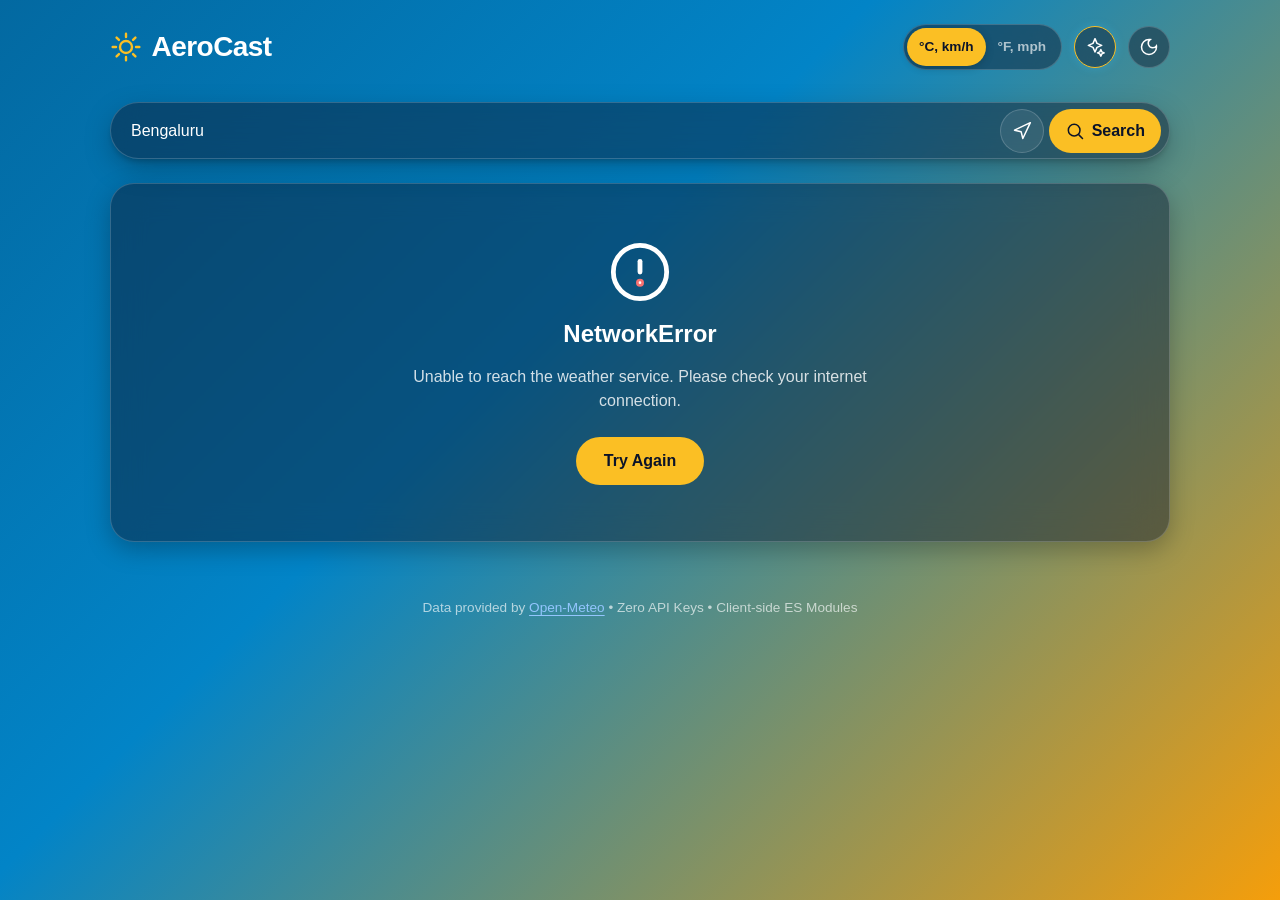
<file: index.html>
<!DOCTYPE html>
<html lang="en" data-weather-theme="theme-clear-day" data-color-scheme="auto">
<head>
  <meta charset="UTF-8">
  <meta name="viewport" content="width=device-width, initial-scale=1.0">
  <meta http-equiv="X-UA-Compatible" content="IE=edge">

  <!-- Content Security Policy: Strict self + Open-Meteo API origins -->
  <meta http-equiv="Content-Security-Policy" content="default-src 'self'; script-src 'self'; style-src 'self' 'unsafe-inline'; img-src 'self' data:; connect-src 'self' https://geocoding-api.open-meteo.com https://api.open-meteo.com;">

  <title>AeroCast — Live Weather Dashboard</title>
  <meta name="description" content="Production-quality, accessible, real-time weather dashboard powered by Open-Meteo. Zero dependencies, offline-ready, responsive forecast application.">
  <meta name="theme-color" content="#0284c7">

  <!-- Open Graph Protocol Meta Tags -->
  <meta property="og:title" content="AeroCast — Live Weather Dashboard">
  <meta property="og:description" content="Real-time global weather conditions, interactive 5-day forecast, and instant unit switching.">
  <meta property="og:type" content="website">
  <meta property="og:image" content="assets/icons/favicon.svg">

  <!-- Embedded SVG Favicon -->
  <link rel="icon" type="image/svg+xml" href="data:image/svg+xml,%3Csvg xmlns='http://www.w3.org/2000/svg' viewBox='0 0 24 24' fill='none' stroke='%2338bdf8' stroke-width='2' stroke-linecap='round' stroke-linejoin='round'%3E%3Cpath d='M18 10h-1.26A8 8 0 1 0 9 20h9a5 5 0 0 0 0-10z'/%3E%3C/svg%3E">

  <!-- Modular Stylesheets -->
  <link rel="stylesheet" href="css/base.css">
  <link rel="stylesheet" href="css/components.css">
  <link rel="stylesheet" href="css/responsive.css">
</head>
<body>
  <!-- Embedded Inline SVG Icon Sprite Definitions -->
  <svg xmlns="http://www.w3.org/2000/svg" style="display: none;" aria-hidden="true">
    <defs>
      <!-- Sun -->
      <g id="icon-sun">
        <circle cx="12" cy="12" r="4.5" fill="none" stroke="currentColor" stroke-width="1.8"/>
        <path d="M12 2v2.5M12 19.5V22M2 12h2.5M19.5 12H22M4.93 4.93l1.77 1.77M17.3 17.3l1.77 1.77M4.93 19.07l1.77-1.77M17.3 6.7l1.77-1.77" stroke="currentColor" stroke-width="1.8" stroke-linecap="round"/>
      </g>
      <!-- Moon -->
      <g id="icon-moon">
        <path d="M21 12.79A9 9 0 1 1 11.21 3 7 7 0 0 0 21 12.79z" fill="none" stroke="currentColor" stroke-width="1.8" stroke-linecap="round" stroke-linejoin="round"/>
      </g>
      <!-- Cloud -->
      <g id="icon-cloud">
        <path d="M18 10h-1.26A8 8 0 1 0 9 20h9a5 5 0 0 0 0-10z" fill="none" stroke="currentColor" stroke-width="1.8" stroke-linecap="round" stroke-linejoin="round"/>
      </g>
      <!-- Partly Cloudy Day -->
      <g id="icon-partly-cloudy-day">
        <path d="M12 4V2M4.93 4.93L3.51 3.51M2 12H4M4.93 19.07L3.51 20.49" stroke="currentColor" stroke-width="1.8" stroke-linecap="round"/>
        <path d="M15.5 8A4.5 4.5 0 0 0 8 11.5" fill="none" stroke="currentColor" stroke-width="1.8" stroke-linecap="round"/>
        <path d="M20 14.5a3.5 3.5 0 0 0-3.5-3.5h-.7A5.5 5.5 0 0 0 6 15.5a4 4 0 0 0 4 4.5h10a3.5 3.5 0 0 0 0-7z" fill="none" stroke="currentColor" stroke-width="1.8" stroke-linecap="round" stroke-linejoin="round"/>
      </g>
      <!-- Partly Cloudy Night -->
      <g id="icon-partly-cloudy-night">
        <path d="M13 4a6 6 0 0 1 6 6 6 6 0 0 1-.2 1.5" fill="none" stroke="currentColor" stroke-width="1.8" stroke-linecap="round"/>
        <path d="M19 14.5a3.5 3.5 0 0 0-3.5-3.5h-.7A5.5 5.5 0 0 0 5 15.5a4 4 0 0 0 4 4.5h10a3.5 3.5 0 0 0 0-7z" fill="none" stroke="currentColor" stroke-width="1.8" stroke-linecap="round" stroke-linejoin="round"/>
      </g>
      <!-- Rain -->
      <g id="icon-rain">
        <path d="M16 13v6M8 13v6M12 15v6" stroke="currentColor" stroke-width="1.8" stroke-linecap="round"/>
        <path d="M20 12.5a3.5 3.5 0 0 0-3.5-3.5h-.7A5.5 5.5 0 0 0 6 13.5a4 4 0 0 0 4 4.5h9a3.5 3.5 0 0 0 1-5.5z" fill="none" stroke="currentColor" stroke-width="1.8" stroke-linecap="round" stroke-linejoin="round"/>
      </g>
      <!-- Drizzle -->
      <g id="icon-drizzle">
        <path d="M8 14v2M12 16v2M16 14v2M10 18v2M14 20v2" stroke="currentColor" stroke-width="1.8" stroke-linecap="round"/>
        <path d="M20 12.5a3.5 3.5 0 0 0-3.5-3.5h-.7A5.5 5.5 0 0 0 6 13.5a4 4 0 0 0 4 4.5h9a3.5 3.5 0 0 0 1-5.5z" fill="none" stroke="currentColor" stroke-width="1.8" stroke-linecap="round" stroke-linejoin="round"/>
      </g>
      <!-- Thunderstorm -->
      <g id="icon-thunderstorm">
        <path d="M13 10l-3 5h4l-2 6 6-7h-4l3-4" fill="none" stroke="currentColor" stroke-width="1.8" stroke-linecap="round" stroke-linejoin="round"/>
        <path d="M19 11.5a3.5 3.5 0 0 0-3.5-3.5h-.7A5.5 5.5 0 0 0 5 12.5a4 4 0 0 0 4 4.5h3" fill="none" stroke="currentColor" stroke-width="1.8" stroke-linecap="round" stroke-linejoin="round"/>
      </g>
      <!-- Snow -->
      <g id="icon-snow">
        <path d="M20 12.5a3.5 3.5 0 0 0-3.5-3.5h-.7A5.5 5.5 0 0 0 6 13.5a4 4 0 0 0 4 4.5h9a3.5 3.5 0 0 0 1-5.5z" fill="none" stroke="currentColor" stroke-width="1.8" stroke-linecap="round" stroke-linejoin="round"/>
        <path d="M8 16h.01M12 16h.01M16 16h.01M10 19h.01M14 19h.01" stroke="currentColor" stroke-width="2.5" stroke-linecap="round"/>
      </g>
      <!-- Fog -->
      <g id="icon-fog">
        <path d="M4 14h16M6 18h12M8 10h8M5 6h14" stroke="currentColor" stroke-width="1.8" stroke-linecap="round"/>
      </g>
      <!-- Humidity -->
      <g id="icon-humidity">
        <path d="M12 2.69l5.66 5.66a8 8 0 1 1-11.31 0z" fill="none" stroke="currentColor" stroke-width="1.8" stroke-linecap="round" stroke-linejoin="round"/>
      </g>
      <!-- Wind -->
      <g id="icon-wind">
        <path d="M9.59 4.59A2 2 0 1 1 11 8H2m10.59 11.41A2 2 0 1 0 14 16H2m15.73-8.27A2.5 2.5 0 1 1 19.5 12H2" fill="none" stroke="currentColor" stroke-width="1.8" stroke-linecap="round" stroke-linejoin="round"/>
      </g>
      <!-- Sunrise -->
      <g id="icon-sunrise">
        <path d="M12 2v4M4.93 10.93l2.83-2.83M19.07 10.93l-2.83-2.83M2 18h20M7 18a5 5 0 0 1 10 0" fill="none" stroke="currentColor" stroke-width="1.8" stroke-linecap="round" stroke-linejoin="round"/>
        <path d="M12 11l-2 2h4l-2-2" stroke="currentColor" stroke-width="1.8" stroke-linecap="round" stroke-linejoin="round"/>
      </g>
      <!-- Sunset -->
      <g id="icon-sunset">
        <path d="M12 6V2M4.93 10.93l2.83-2.83M19.07 10.93l-2.83-2.83M2 18h20M7 18a5 5 0 0 1 10 0" fill="none" stroke="currentColor" stroke-width="1.8" stroke-linecap="round" stroke-linejoin="round"/>
        <path d="M12 13l-2-2h4l-2 2" stroke="currentColor" stroke-width="1.8" stroke-linecap="round" stroke-linejoin="round"/>
      </g>
      <!-- Location GPS -->
      <g id="icon-location">
        <polygon points="3 11 22 2 13 21 11 13 3 11" fill="none" stroke="currentColor" stroke-width="1.8" stroke-linecap="round" stroke-linejoin="round"/>
      </g>
      <!-- Search -->
      <g id="icon-search">
        <circle cx="11" cy="11" r="7" fill="none" stroke="currentColor" stroke-width="1.8"/>
        <line x1="21" y1="21" x2="16.65" y2="16.65" stroke="currentColor" stroke-width="1.8" stroke-linecap="round"/>
      </g>
      <!-- Refresh -->
      <g id="icon-refresh">
        <path d="M21.5 2v6h-6M2.5 22v-6h6M2 11.5a10 10 0 0 1 17.65-4.65L21.5 8M22 12.5a10 10 0 0 1-17.65 4.65L2.5 16" fill="none" stroke="currentColor" stroke-width="1.8" stroke-linecap="round" stroke-linejoin="round"/>
      </g>
      <!-- Alert -->
      <g id="icon-alert">
        <circle cx="12" cy="12" r="10" fill="none" stroke="currentColor" stroke-width="1.8"/>
        <line x1="12" y1="8" x2="12" y2="12" stroke="currentColor" stroke-width="1.8" stroke-linecap="round"/>
        <circle cx="12" cy="16" r="1" fill="currentColor"/>
      </g>
      <!-- Raindrop -->
      <g id="icon-raindrop">
        <path d="M12 2.69l5.66 5.66a8 8 0 1 1-11.31 0z" fill="none" stroke="currentColor" stroke-width="1.8" stroke-linecap="round" stroke-linejoin="round"/>
      </g>
      <!-- Moon Star (Theme Toggle) -->
      <g id="icon-theme">
        <path d="M12 3a9 9 0 1 0 9 9c0-.46-.04-.92-.1-1.36a5.389 5.389 0 0 1-4.4 2.26 5.403 5.403 0 0 1-3.14-9.8c-.44-.06-.9-.1-1.36-.1z" fill="none" stroke="currentColor" stroke-width="1.8"/>
      </g>
      <!-- Sparkles / Ambience -->
      <g id="icon-sparkles">
        <path d="M12 2l2.4 5.6L20 10l-5.6 2.4L12 18l-2.4-5.6L4 10l5.6-2.4zM19 15l1.2 2.8L23 19l-2.8 1.2L19 23l-1.2-2.8L15 19l2.8-1.2z" fill="none" stroke="currentColor" stroke-width="1.8" stroke-linecap="round" stroke-linejoin="round"/>
      </g>
      <!-- Share -->
      <g id="icon-share">
        <circle cx="18" cy="5" r="3" fill="none" stroke="currentColor" stroke-width="1.8"/>
        <circle cx="6" cy="12" r="3" fill="none" stroke="currentColor" stroke-width="1.8"/>
        <circle cx="18" cy="19" r="3" fill="none" stroke="currentColor" stroke-width="1.8"/>
        <line x1="8.59" y1="13.51" x2="15.42" y2="17.49" stroke="currentColor" stroke-width="1.8"/>
        <line x1="15.41" y1="6.51" x2="8.59" y2="10.49" stroke="currentColor" stroke-width="1.8"/>
      </g>
      <!-- Activity Index -->
      <g id="icon-activity">
        <path d="M22 12h-4l-3 9L9 3l-3 9H2" fill="none" stroke="currentColor" stroke-width="1.8" stroke-linecap="round" stroke-linejoin="round"/>
      </g>
      <!-- Umbrella -->
      <g id="icon-umbrella">
        <path d="M23 12a11.05 11.05 0 0 0-22 0zm-5 7a3 3 0 0 1-6 0v-7" fill="none" stroke="currentColor" stroke-width="1.8" stroke-linecap="round" stroke-linejoin="round"/>
      </g>
      <!-- Shirt / Dressing -->
      <g id="icon-shirt">
        <path d="M20.38 3.46L16 2a4 4 0 0 1-8 0L3.62 3.46a2 2 0 0 0-1.34 2.23l.58 3.5a2 2 0 0 0 2 1.67H6v10a2 2 0 0 0 2 2h8a2 2 0 0 0 2-2V10.86h1.14a2 2 0 0 0 2-1.67l.58-3.5a2 2 0 0 0-1.34-2.23z" fill="none" stroke="currentColor" stroke-width="1.8" stroke-linecap="round" stroke-linejoin="round"/>
      </g>
      <!-- UV Sun -->
      <g id="icon-uv">
        <circle cx="12" cy="12" r="4" fill="none" stroke="currentColor" stroke-width="1.8"/>
        <path d="M12 2v2M12 20v2M4.93 4.93l1.41 1.41M17.66 17.66l1.41 1.41M2 12h2M20 12h2M6.34 17.66l-1.41 1.41M19.07 4.93l-1.41 1.41" stroke="currentColor" stroke-width="1.8" stroke-linecap="round"/>
      </g>
      <!-- Clock -->
      <g id="icon-clock">
        <circle cx="12" cy="12" r="10" fill="none" stroke="currentColor" stroke-width="1.8"/>
        <polyline points="12 6 12 12 16 14" fill="none" stroke="currentColor" stroke-width="1.8" stroke-linecap="round" stroke-linejoin="round"/>
      </g>
    </defs>
  </svg>

  <!-- Screen Reader Live Status Announcer -->
  <div id="status-announcer" class="visually-hidden" role="status" aria-live="polite" aria-atomic="true"></div>

  <!-- Canvas Background for Living Weather Ambience -->
  <canvas id="ambience-canvas" class="ambience-canvas" aria-hidden="true"></canvas>

  <div class="app-container">
    <!-- Offline Notification Banner -->
    <div id="offline-banner" class="offline-banner" role="status" hidden>
      <svg class="metric-icon" viewBox="0 0 24 24" width="20" height="20" aria-hidden="true">
        <use href="#icon-alert"></use>
      </svg>
      <span>You are currently offline. Showing cached forecast if available.</span>
    </div>

    <!-- Application Header Landmark -->
    <header class="app-header" role="banner">
      <div class="brand">
        <svg class="brand-icon" viewBox="0 0 24 24" role="img" aria-label="AeroCast logo">
          <use href="#icon-sun"></use>
        </svg>
        <h1 class="app-title">AeroCast</h1>
      </div>

      <div class="header-controls">
        <!-- Units Toggle -->
        <div class="unit-toggle" role="group" aria-label="Temperature and speed measurement unit selector">
          <button id="unit-metric-btn" type="button" class="unit-btn active" aria-pressed="true">°C, km/h</button>
          <button id="unit-imperial-btn" type="button" class="unit-btn" aria-pressed="false">°F, mph</button>
        </div>

        <!-- Living Weather Ambience Toggle -->
        <button id="ambience-toggle-btn" type="button" class="btn-icon active" aria-label="Toggle atmospheric living ambience" title="Toggle ambience">
          <svg viewBox="0 0 24 24" aria-hidden="true">
            <use href="#icon-sparkles"></use>
          </svg>
        </button>

        <!-- Light/Dark Mode Toggle -->
        <button id="theme-toggle-btn" type="button" class="btn-icon" aria-label="Toggle light or dark color scheme" title="Toggle theme">
          <svg viewBox="0 0 24 24" aria-hidden="true">
            <use href="#icon-theme"></use>
          </svg>
        </button>
      </div>
    </header>

    <!-- Search Section Landmark -->
    <section class="search-section" aria-label="City search and history">
      <!-- Search Form with ARIA Combobox Pattern -->
      <form id="search-form" class="search-form" role="search" novalidate>
        <div class="search-input-wrapper">
          <input
            id="search-input"
            type="text"
            class="search-input"
            placeholder="Search city (e.g. Pune, London, Tokyo)..."
            autocomplete="off"
            spellcheck="false"
            role="combobox"
            aria-autocomplete="list"
            aria-expanded="false"
            aria-controls="suggestions-list"
            aria-haspopup="listbox"
            aria-describedby="input-error"
            maxlength="80"
          >

          <div class="search-actions">
            <!-- Use My Location Button -->
            <button
              id="location-btn"
              type="button"
              class="btn-location"
              aria-label="Detect my current location"
              title="Use current location"
            >
              <svg viewBox="0 0 24 24" width="20" height="20" aria-hidden="true">
                <use href="#icon-location"></use>
              </svg>
            </button>

            <!-- Submit Button -->
            <button
              id="search-submit-btn"
              type="submit"
              class="btn-search"
              aria-label="Search weather for entered city"
            >
              <svg viewBox="0 0 24 24" width="20" height="20" aria-hidden="true">
                <use href="#icon-search"></use>
              </svg>
              <span>Search</span>
            </button>
          </div>
        </div>

        <!-- Inline Validation Error -->
        <div id="input-error" class="input-error-msg" role="alert" hidden></div>

        <!-- Autocomplete Suggestions Listbox -->
        <ul
          id="suggestions-list"
          role="listbox"
          aria-label="City search suggestions"
          class="suggestions-list"
          hidden
        ></ul>
      </form>

      <!-- Clickable Recent Search Chips -->
      <div id="recent-searches" class="recent-searches" aria-label="Recent cities" hidden></div>
    </section>

    <!-- Main Content Dynamic Weather Region -->
    <main id="weather-content" class="weather-content" aria-live="polite" aria-busy="false">
      <!-- JavaScript populates this region dynamically based on state -->
    </main>

    <!-- Footer Landmark -->
    <footer id="app-footer" class="app-footer" role="contentinfo">
      <p>Data provided by <a href="https://open-meteo.com/" target="_blank" rel="noopener noreferrer">Open-Meteo</a> • Zero API Keys • Client-side ES Modules</p>
    </footer>
  </div>

  <!-- Floating Glassmorphic Toast Notifications -->
  <div id="toast-container" class="toast-container" role="status" aria-live="polite"></div>

  <!-- Main ES Module Script Entry Point -->
  <script type="module" src="js/main.js"></script>
</body>
</html>
</file>
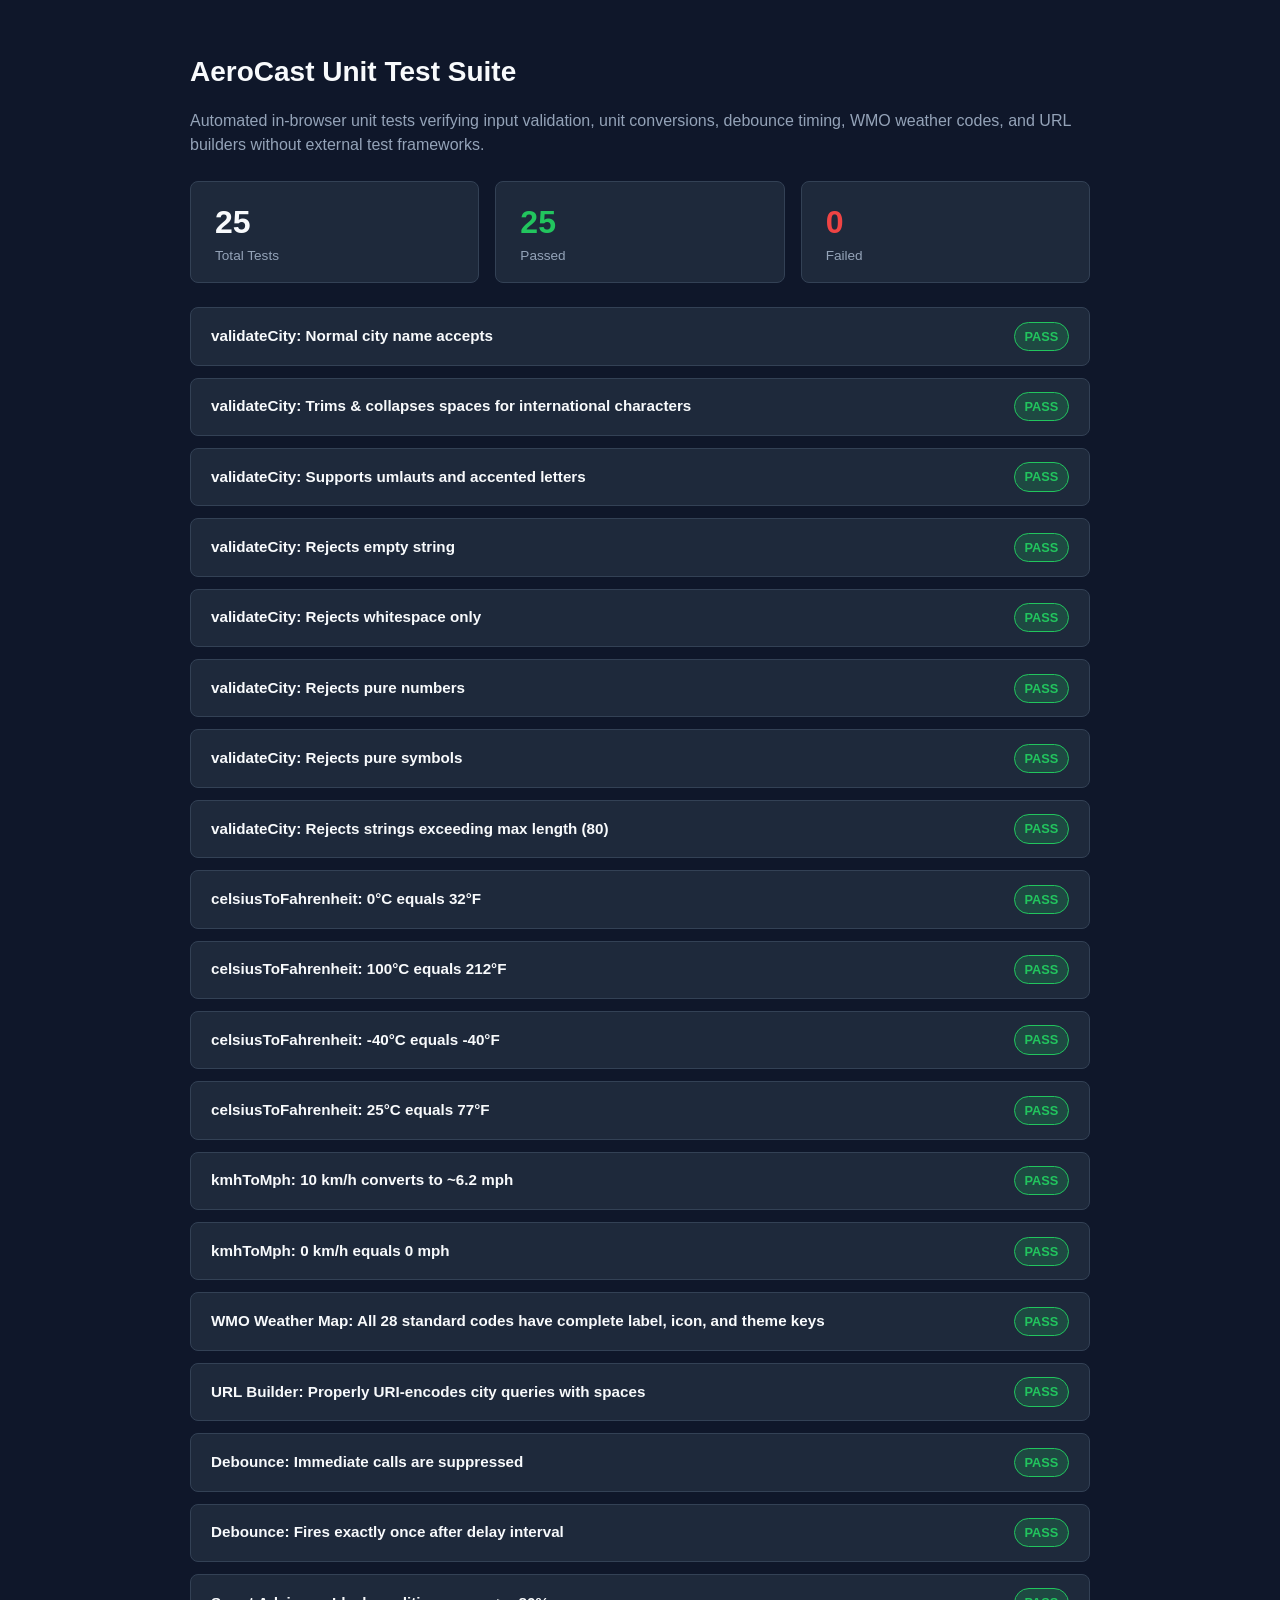
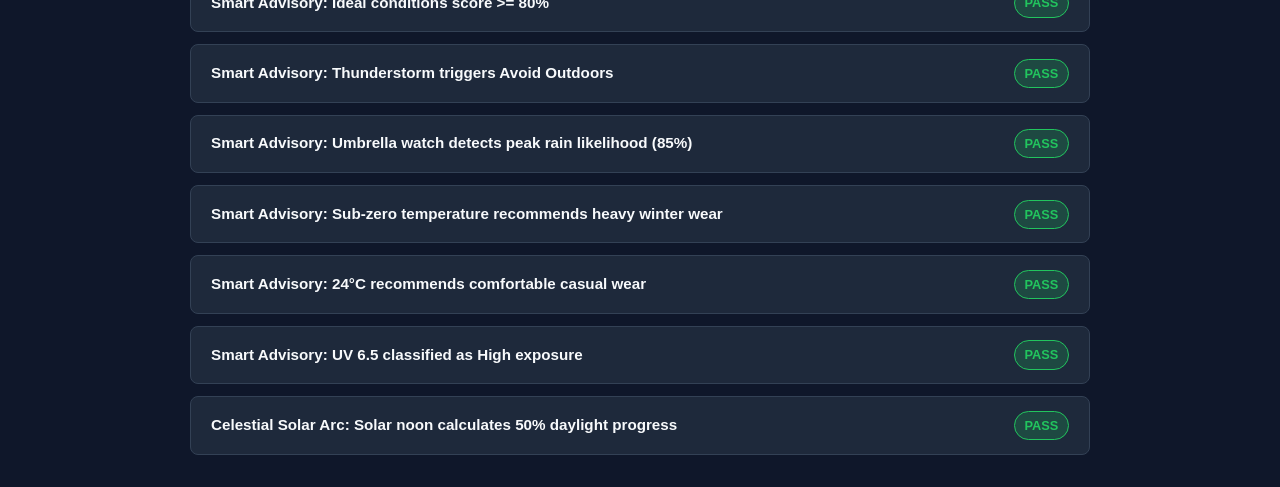
<file: tests.html>
<!DOCTYPE html>
<html lang="en">
<head>
  <meta charset="UTF-8">
  <meta name="viewport" content="width=device-width, initial-scale=1.0">
  <title>AeroCast — Unit Test Suite</title>
  <style>
    :root {
      --bg: #0f172a;
      --card: #1e293b;
      --border: #334155;
      --text: #f8fafc;
      --muted: #94a3b8;
      --pass: #22c55e;
      --fail: #ef4444;
    }
    body {
      font-family: -apple-system, BlinkMacSystemFont, 'Segoe UI', Roboto, sans-serif;
      background: var(--bg);
      color: var(--text);
      padding: 2rem 1rem;
      max-width: 900px;
      margin: 0 auto;
      line-height: 1.5;
    }
    h1 { margin-bottom: 0.5rem; font-size: 1.75rem; }
    p.summary { margin-bottom: 1.5rem; color: var(--muted); }
    .scoreboard {
      display: flex;
      gap: 1rem;
      margin-bottom: 1.5rem;
    }
    .score-card {
      background: var(--card);
      border: 1px solid var(--border);
      border-radius: 8px;
      padding: 1rem 1.5rem;
      flex: 1;
    }
    .score-num { font-size: 2rem; font-weight: 800; }
    .score-label { color: var(--muted); font-size: 0.85rem; }
    .test-list {
      display: flex;
      flex-direction: column;
      gap: 0.75rem;
    }
    .test-item {
      background: var(--card);
      border: 1px solid var(--border);
      border-radius: 8px;
      padding: 0.85rem 1.25rem;
      display: flex;
      align-items: center;
      justify-content: space-between;
      gap: 1rem;
    }
    .test-name { font-weight: 600; font-size: 0.95rem; }
    .test-badge {
      font-size: 0.8rem;
      font-weight: 700;
      padding: 0.25rem 0.6rem;
      border-radius: 9999px;
      text-transform: uppercase;
    }
    .test-pass { background: rgba(34, 197, 94, 0.2); color: var(--pass); border: 1px solid var(--pass); }
    .test-fail { background: rgba(239, 68, 68, 0.2); color: var(--fail); border: 1px solid var(--fail); }
    .test-error { font-size: 0.8rem; color: var(--fail); margin-top: 0.25rem; }
  </style>
</head>
<body>
  <h1>AeroCast Unit Test Suite</h1>
  <p class="summary">Automated in-browser unit tests verifying input validation, unit conversions, debounce timing, WMO weather codes, and URL builders without external test frameworks.</p>

  <div class="scoreboard">
    <div class="score-card">
      <div id="total-count" class="score-num">0</div>
      <div class="score-label">Total Tests</div>
    </div>
    <div class="score-card">
      <div id="pass-count" class="score-num" style="color: var(--pass);">0</div>
      <div class="score-label">Passed</div>
    </div>
    <div class="score-card">
      <div id="fail-count" class="score-num" style="color: var(--fail);">0</div>
      <div class="score-label">Failed</div>
    </div>
  </div>

  <div id="test-results" class="test-list" role="region" aria-live="polite"></div>

  <script type="module">
    import { validateCity, celsiusToFahrenheit, kmhToMph, debounce } from './js/utils.js';
    import { getWeatherInterpretation, getSupportedWmoCodes } from './js/weatherCodes.js';
    import {
      calculateActivityIndex,
      calculateUmbrellaAlert,
      calculateClothingRecommendation,
      calculateUvAdvisory,
      calculateSolarProgress,
    } from './js/advisory.js';
    import { CONFIG } from './js/config.js';

    const resultsContainer = document.getElementById('test-results');
    let total = 0;
    let passed = 0;
    let failed = 0;

    function assert(name, condition, errorMsg = '') {
      total++;
      const item = document.createElement('div');
      item.className = 'test-item';

      const left = document.createElement('div');
      const title = document.createElement('div');
      title.className = 'test-name';
      title.textContent = name;
      left.appendChild(title);

      const badge = document.createElement('span');
      badge.className = 'test-badge';

      if (condition) {
        passed++;
        badge.className += ' test-pass';
        badge.textContent = 'PASS';
      } else {
        failed++;
        badge.className += ' test-fail';
        badge.textContent = 'FAIL';
        if (errorMsg) {
          const errP = document.createElement('div');
          errP.className = 'test-error';
          errP.textContent = errorMsg;
          left.appendChild(errP);
        }
      }

      item.appendChild(left);
      item.appendChild(badge);
      resultsContainer.appendChild(item);

      document.getElementById('total-count').textContent = total;
      document.getElementById('pass-count').textContent = passed;
      document.getElementById('fail-count').textContent = failed;
    }

    async function runSuite() {
      // 1. validateCity Tests
      const v1 = validateCity('Paris');
      assert('validateCity: Normal city name accepts', v1.isValid && v1.normalized === 'Paris');

      const v2 = validateCity('   São   Paulo   ');
      assert('validateCity: Trims & collapses spaces for international characters', v2.isValid && v2.normalized === 'São Paulo');

      const v3 = validateCity('Zürich');
      assert('validateCity: Supports umlauts and accented letters', v3.isValid && v3.normalized === 'Zürich');

      const v4 = validateCity('');
      assert('validateCity: Rejects empty string', !v4.isValid);

      const v5 = validateCity('    ');
      assert('validateCity: Rejects whitespace only', !v5.isValid);

      const v6 = validateCity('123456');
      assert('validateCity: Rejects pure numbers', !v6.isValid);

      const v7 = validateCity('!@#$%^&*()');
      assert('validateCity: Rejects pure symbols', !v7.isValid);

      const v8 = validateCity('A'.repeat(81));
      assert('validateCity: Rejects strings exceeding max length (80)', !v8.isValid);

      // 2. Unit Conversion Tests
      assert('celsiusToFahrenheit: 0°C equals 32°F', celsiusToFahrenheit(0) === 32);
      assert('celsiusToFahrenheit: 100°C equals 212°F', celsiusToFahrenheit(100) === 212);
      assert('celsiusToFahrenheit: -40°C equals -40°F', celsiusToFahrenheit(-40) === -40);
      assert('celsiusToFahrenheit: 25°C equals 77°F', celsiusToFahrenheit(25) === 77);

      assert('kmhToMph: 10 km/h converts to ~6.2 mph', Math.abs(kmhToMph(10) - 6.2) < 0.1);
      assert('kmhToMph: 0 km/h equals 0 mph', kmhToMph(0) === 0);

      // 3. WMO Weather Code Coverage
      const codes = getSupportedWmoCodes();
      let allMapped = true;
      let missingCode = null;
      for (const c of codes) {
        const interpDay = getWeatherInterpretation(c, 1);
        const interpNight = getWeatherInterpretation(c, 0);
        if (!interpDay.label || !interpDay.iconKey || !interpDay.themeKey ||
            !interpNight.label || !interpNight.iconKey || !interpNight.themeKey) {
          allMapped = false;
          missingCode = c;
          break;
        }
      }
      assert('WMO Weather Map: All 28 standard codes have complete label, icon, and theme keys', allMapped, `Missing on code: ${missingCode}`);

      // 4. URL Builder
      const testName = 'New York';
      const encoded = encodeURIComponent(testName);
      const testUrl = `${CONFIG.API.GEOCODING_URL}?name=${encoded}&count=1`;
      assert('URL Builder: Properly URI-encodes city queries with spaces', testUrl.includes('name=New%20York'));

      // 5. Debounce Utility
      let debounceCounter = 0;
      const fn = debounce(() => { debounceCounter++; }, 50);
      fn();
      fn();
      fn();
      assert('Debounce: Immediate calls are suppressed', debounceCounter === 0);

      await new Promise(r => setTimeout(r, 80));
      assert('Debounce: Fires exactly once after delay interval', debounceCounter === 1);

      // 6. Smart Advisory Engine Tests
      const actPrime = calculateActivityIndex(20, 10, 50, 0, 0);
      assert('Smart Advisory: Ideal conditions score >= 80%', actPrime.score >= 80 && actPrime.status === 'Prime Conditions');

      const actStorm = calculateActivityIndex(20, 10, 50, 0, 95);
      assert('Smart Advisory: Thunderstorm triggers Avoid Outdoors', actStorm.status === 'Avoid Outdoors');

      const times = ['2026-11-25T14:00', '2026-11-25T15:00', '2026-11-25T16:00'];
      const rainHigh = [10, 85, 20];
      const umbAlert = calculateUmbrellaAlert(times, rainHigh, '2026-11-25T14:00');
      assert('Smart Advisory: Umbrella watch detects peak rain likelihood (85%)', umbAlert.needUmbrella && umbAlert.peakProb === 85);

      const clothingCold = calculateClothingRecommendation(-5, 10);
      assert('Smart Advisory: Sub-zero temperature recommends heavy winter wear', clothingCold.summary === 'Heavy Winter Wear');

      const clothingWarm = calculateClothingRecommendation(24, 8);
      assert('Smart Advisory: 24°C recommends comfortable casual wear', clothingWarm.summary === 'Comfortable Casual');

      const uvHigh = calculateUvAdvisory(6.5);
      assert('Smart Advisory: UV 6.5 classified as High exposure', uvHigh.level === 'High' && uvHigh.uvValue === 6.5);

      const solar = calculateSolarProgress('2026-11-25T06:00', '2026-11-25T18:00', '2026-11-25T12:00');
      assert('Celestial Solar Arc: Solar noon calculates 50% daylight progress', solar.progressPercent === 50 && solar.isDay === true);
    }

    runSuite();
  </script>
</body>
</html>
</file>
<file: css/base.css>
/* =====================================================================
   BASE STYLES, DESIGN TOKENS & TYPOGRAPHY
   ===================================================================== */

/* 1. Modern CSS Reset */
*,
*::before,
*::after {
  box-sizing: border-box;
  margin: 0;
  padding: 0;
}

[hidden] {
  display: none !important;
}

html {
  font-family: -apple-system, BlinkMacSystemFont, 'Segoe UI', Roboto, Helvetica, Arial, sans-serif, 'Apple Color Emoji', 'Segoe UI Emoji';
  line-height: 1.5;
  -webkit-text-size-adjust: 100%;
  -webkit-font-smoothing: antialiased;
  -moz-osx-font-smoothing: grayscale;
}

body {
  min-height: 100vh;
  display: flex;
  flex-direction: column;
  background: var(--bg-gradient);
  background-attachment: fixed;
  color: var(--text-primary);
  transition: background 0.6s ease, color 0.3s ease;
  overflow-x: hidden;
}

/* 2. Accessible Focus Visibility */
:focus-visible {
  outline: 2px solid var(--accent-focus);
  outline-offset: 3px;
  border-radius: 4px;
}

/* 3. Base Typography */
h1, h2, h3, h4, h5, h6 {
  font-weight: 700;
  line-height: 1.2;
  color: var(--text-primary);
}

button, input, select, textarea {
  font: inherit;
  color: inherit;
}

button {
  cursor: pointer;
  border: none;
  background: none;
}

a {
  color: var(--accent-link);
  text-decoration: underline;
  text-underline-offset: 3px;
}

img, svg {
  display: block;
  max-width: 100%;
}

/* 4. Root Design Tokens & Dynamic Weather Themes */
:root {
  /* Default / Fallback Day Theme */
  --bg-gradient: linear-gradient(135deg, #1e3a8a 0%, #0284c7 50%, #38bdf8 100%);
  --surface-card: rgba(15, 23, 42, 0.45);
  --surface-card-hover: rgba(15, 23, 42, 0.55);
  --surface-metric: rgba(255, 255, 255, 0.08);
  --surface-elevated: rgba(15, 23, 42, 0.85);
  --border-subtle: rgba(255, 255, 255, 0.18);
  --border-highlight: rgba(255, 255, 255, 0.35);

  --text-primary: #ffffff;
  --text-secondary: rgba(255, 255, 255, 0.82);
  --text-muted: rgba(255, 255, 255, 0.65);

  --accent-color: #38bdf8;
  --accent-hover: #7dd3fc;
  --accent-focus: #facc15;
  --accent-link: #93c5fd;

  --error-bg: rgba(239, 68, 68, 0.2);
  --error-border: #f87171;
  --error-text: #fecaca;

  --warning-bg: rgba(245, 158, 11, 0.25);
  --warning-border: #fbbf24;
  --warning-text: #fef3c7;

  --shadow-elevation: 0 10px 30px -5px rgba(0, 0, 0, 0.35), 0 4px 6px -2px rgba(0, 0, 0, 0.2);
  --shadow-card: 0 8px 24px rgba(0, 0, 0, 0.25);
  --shadow-dropdown: 0 12px 36px rgba(0, 0, 0, 0.5);

  --radius-sm: 8px;
  --radius-md: 14px;
  --radius-lg: 20px;
  --radius-xl: 24px;
  --radius-pill: 9999px;

  --container-max-width: 1100px;
}

/* Weather Condition Theme Modifiers */
[data-weather-theme="theme-clear-day"] {
  --bg-gradient: linear-gradient(135deg, #0369a1 0%, #0284c7 40%, #f59e0b 100%);
  --accent-color: #fbbf24;
}

[data-weather-theme="theme-clear-night"] {
  --bg-gradient: linear-gradient(135deg, #090d16 0%, #1e1b4b 50%, #312e81 100%);
  --accent-color: #a5b4fc;
  --surface-card: rgba(15, 23, 42, 0.6);
}

[data-weather-theme="theme-partly-cloudy-day"] {
  --bg-gradient: linear-gradient(135deg, #1e40af 0%, #0369a1 50%, #60a5fa 100%);
  --accent-color: #38bdf8;
}

[data-weather-theme="theme-partly-cloudy-night"] {
  --bg-gradient: linear-gradient(135deg, #0b1120 0%, #172554 60%, #1e3a8a 100%);
  --accent-color: #93c5fd;
}

[data-weather-theme="theme-cloudy"] {
  --bg-gradient: linear-gradient(135deg, #1e293b 0%, #334155 50%, #475569 100%);
  --accent-color: #94a3b8;
}

[data-weather-theme="theme-rain"] {
  --bg-gradient: linear-gradient(135deg, #0f172a 0%, #134e4a 50%, #0284c7 100%);
  --accent-color: #2dd4bf;
}

[data-weather-theme="theme-thunderstorm"] {
  --bg-gradient: linear-gradient(135deg, #180d2b 0%, #311042 40%, #111827 100%);
  --accent-color: #c084fc;
}

[data-weather-theme="theme-snow"] {
  --bg-gradient: linear-gradient(135deg, #1e293b 0%, #38bdf8 50%, #94a3b8 100%);
  --accent-color: #e0f2fe;
}

[data-weather-theme="theme-fog"] {
  --bg-gradient: linear-gradient(135deg, #1c1917 0%, #44403c 50%, #78716c 100%);
  --accent-color: #d6d3d1;
}

/* Explicit Light Mode Override (if user manually toggles) */
[data-color-scheme="light"] {
  --surface-card: rgba(255, 255, 255, 0.85);
  --surface-card-hover: rgba(255, 255, 255, 0.95);
  --surface-metric: rgba(0, 0, 0, 0.05);
  --surface-elevated: rgba(255, 255, 255, 0.95);
  --border-subtle: rgba(0, 0, 0, 0.12);
  --border-highlight: rgba(0, 0, 0, 0.25);
  --text-primary: #0f172a;
  --text-secondary: #334155;
  --text-muted: #64748b;
  --shadow-card: 0 8px 24px rgba(0, 0, 0, 0.08);
}

[data-color-scheme="light"][data-weather-theme="theme-clear-day"] {
  --bg-gradient: linear-gradient(135deg, #bae6fd 0%, #e0f2fe 50%, #fef3c7 100%);
  --accent-color: #d97706;
}

[data-color-scheme="light"][data-weather-theme="theme-cloudy"] {
  --bg-gradient: linear-gradient(135deg, #cbd5e1 0%, #e2e8f0 50%, #f1f5f9 100%);
  --accent-color: #475569;
}

/* 5. Utility Classes */
.visually-hidden {
  position: absolute !important;
  width: 1px !important;
  height: 1px !important;
  padding: 0 !important;
  margin: -1px !important;
  overflow: hidden !important;
  clip: rect(0, 0, 0, 0) !important;
  white-space: nowrap !important;
  border: 0 !important;
}

.fade-in {
  animation: fadeIn 0.35s cubic-bezier(0.16, 1, 0.3, 1) forwards;
}

@keyframes fadeIn {
  from {
    opacity: 0;
    transform: translateY(8px);
  }
  to {
    opacity: 1;
    transform: translateY(0);
  }
}
</file>
<file: css/components.css>
/* =====================================================================
   COMPONENTS: SEARCH, CARDS, FORECAST, SKELETONS, & TOASTS
   ===================================================================== */

/* Living Weather Ambience Canvas */
.ambience-canvas {
  position: fixed;
  top: 0;
  left: 0;
  width: 100vw;
  height: 100vh;
  pointer-events: none;
  z-index: 0;
}

/* 1. App Container & Layout Wrapper */
.app-container {
  position: relative;
  z-index: 10;
  width: 100%;
  max-width: var(--container-max-width);
  margin: 0 auto;
  padding: 1.5rem 1.25rem 3rem;
  display: flex;
  flex-direction: column;
  gap: 1.5rem;
}

/* 2. Header & Controls */
.app-header {
  display: flex;
  align-items: center;
  justify-content: space-between;
  gap: 1rem;
  padding-bottom: 0.5rem;
}

.brand {
  display: flex;
  align-items: center;
  gap: 0.6rem;
}

.brand-icon {
  width: 32px;
  height: 32px;
  stroke: var(--accent-color);
  color: var(--accent-color);
}

.app-title {
  font-size: clamp(1.25rem, 3vw, 1.75rem);
  font-weight: 800;
  letter-spacing: -0.02em;
  color: var(--text-primary);
}

.header-controls {
  display: flex;
  align-items: center;
  gap: 0.75rem;
}

/* Unit Toggle Segmented Buttons */
.unit-toggle {
  display: flex;
  background: var(--surface-card);
  border: 1px solid var(--border-subtle);
  border-radius: var(--radius-pill);
  padding: 3px;
  backdrop-filter: blur(12px);
  -webkit-backdrop-filter: blur(12px);
}

.unit-btn {
  padding: 0.35rem 0.75rem;
  font-size: 0.85rem;
  font-weight: 600;
  border-radius: var(--radius-pill);
  color: var(--text-muted);
  transition: all 0.2s ease;
  min-height: 38px;
  min-width: 44px;
}

.unit-btn.active,
.unit-btn[aria-pressed="true"] {
  background: var(--accent-color);
  color: #0b1329;
  box-shadow: 0 2px 8px rgba(0, 0, 0, 0.2);
}

/* Icon Buttons (Theme toggle, Refresh) */
.btn-icon {
  display: flex;
  align-items: center;
  justify-content: center;
  width: 42px;
  height: 42px;
  border-radius: var(--radius-pill);
  background: var(--surface-card);
  border: 1px solid var(--border-subtle);
  color: var(--text-primary);
  backdrop-filter: blur(12px);
  -webkit-backdrop-filter: blur(12px);
  transition: all 0.2s ease;
}

.btn-icon:hover {
  background: var(--surface-card-hover);
  border-color: var(--border-highlight);
  transform: translateY(-1px);
}

.btn-icon svg {
  width: 20px;
  height: 20px;
  stroke: currentColor;
}

/* 3. Search Section & Combobox */
.search-section {
  position: relative;
  z-index: 50;
  display: flex;
  flex-direction: column;
  gap: 0.5rem;
}

.search-form {
  position: relative;
  width: 100%;
}

.search-input-wrapper {
  display: flex;
  align-items: center;
  background: var(--surface-card);
  border: 1px solid var(--border-subtle);
  border-radius: var(--radius-pill);
  padding: 0.35rem 0.5rem 0.35rem 1.25rem;
  box-shadow: var(--shadow-elevation);
  backdrop-filter: blur(16px);
  -webkit-backdrop-filter: blur(16px);
  transition: border-color 0.2s ease, box-shadow 0.2s ease;
}

.search-input-wrapper:focus-within {
  border-color: var(--accent-color);
  box-shadow: 0 0 0 3px rgba(56, 189, 248, 0.25), var(--shadow-elevation);
}

.search-input {
  flex: 1;
  border: none;
  background: transparent;
  color: var(--text-primary);
  font-size: 1rem;
  outline: none;
  min-height: 44px;
}

.search-input::placeholder {
  color: var(--text-muted);
}

.search-actions {
  display: flex;
  align-items: center;
  gap: 0.35rem;
}

.btn-search,
.btn-location {
  display: flex;
  align-items: center;
  justify-content: center;
  min-width: 44px;
  min-height: 44px;
  border-radius: var(--radius-pill);
  color: var(--text-primary);
  transition: background 0.2s ease, transform 0.15s ease;
}

.btn-search {
  background: var(--accent-color);
  color: #0b1329;
  padding: 0 1rem;
  font-weight: 600;
  gap: 0.4rem;
}

.btn-search:hover:not(:disabled) {
  filter: brightness(1.1);
  transform: translateY(-1px);
}

.btn-search:disabled {
  opacity: 0.6;
  cursor: not-allowed;
}

.btn-location {
  background: var(--surface-metric);
  border: 1px solid var(--border-subtle);
}

.btn-location:hover:not(:disabled) {
  background: rgba(255, 255, 255, 0.15);
}

.loading-pulse {
  animation: pulseRotate 1.2s infinite linear;
}

@keyframes pulseRotate {
  0% { transform: rotate(0deg); opacity: 1; }
  50% { transform: rotate(180deg); opacity: 0.5; }
  100% { transform: rotate(360deg); opacity: 1; }
}

/* Inline Input Error */
.input-error-msg {
  color: var(--error-text);
  background: var(--error-bg);
  border: 1px solid var(--error-border);
  border-radius: var(--radius-sm);
  padding: 0.4rem 0.75rem;
  font-size: 0.85rem;
  font-weight: 500;
}

/* Autocomplete Suggestions Dropdown Listbox */
.suggestions-list {
  position: absolute;
  top: calc(100% + 8px);
  left: 0;
  right: 0;
  background: var(--surface-elevated);
  border: 1px solid var(--border-highlight);
  border-radius: var(--radius-md);
  box-shadow: var(--shadow-dropdown);
  list-style: none;
  max-height: 280px;
  overflow-y: auto;
  z-index: 100;
  backdrop-filter: blur(20px);
  -webkit-backdrop-filter: blur(20px);
}

.suggestion-item {
  display: flex;
  align-items: center;
  gap: 0.75rem;
  padding: 0.8rem 1.25rem;
  cursor: pointer;
  color: var(--text-primary);
  border-bottom: 1px solid var(--border-subtle);
  transition: background 0.15s ease;
}

.suggestion-item:last-child {
  border-bottom: none;
}

.suggestion-item:hover,
.suggestion-item.suggestion-active,
.suggestion-item[aria-selected="true"] {
  background: rgba(56, 189, 248, 0.2);
}

.suggestion-icon {
  width: 18px;
  height: 18px;
  stroke: var(--accent-color);
  flex-shrink: 0;
}

.suggestion-name {
  font-weight: 600;
}

.suggestion-sub {
  font-size: 0.85rem;
  color: var(--text-muted);
}

/* Recent Search Chips */
.recent-searches {
  display: flex;
  align-items: center;
  flex-wrap: wrap;
  gap: 0.5rem;
  padding-top: 0.25rem;
}

.recent-label {
  font-size: 0.85rem;
  color: var(--text-muted);
  font-weight: 500;
}

.recent-chips {
  display: flex;
  flex-wrap: wrap;
  gap: 0.4rem;
}

.chip {
  background: var(--surface-card);
  border: 1px solid var(--border-subtle);
  color: var(--text-secondary);
  padding: 0.25rem 0.75rem;
  border-radius: var(--radius-pill);
  font-size: 0.8rem;
  transition: all 0.15s ease;
  min-height: 32px;
}

.chip:hover {
  background: var(--surface-card-hover);
  color: var(--text-primary);
  border-color: var(--border-highlight);
  transform: translateY(-1px);
}

.chip-clear {
  color: var(--text-muted);
  font-size: 0.75rem;
  text-decoration: underline;
  padding: 0.25rem 0.5rem;
}

.chip-clear:hover {
  color: var(--error-text);
}

/* 4. Glassmorphism Card System */
.card {
  background: var(--surface-card);
  border: 1px solid var(--border-subtle);
  border-radius: var(--radius-xl);
  box-shadow: var(--shadow-card);
  backdrop-filter: blur(16px);
  -webkit-backdrop-filter: blur(16px);
  padding: 1.75rem;
  transition: border-color 0.3s ease;
}

.dashboard-layout {
  display: flex;
  flex-direction: column;
  gap: 1.5rem;
}

/* 5. Current Weather Hero Card */
.hero-card {
  display: flex;
  flex-direction: column;
  gap: 1.5rem;
}

.hero-header {
  display: flex;
  justify-content: space-between;
  align-items: flex-start;
  flex-wrap: wrap;
  gap: 1rem;
}

.city-name {
  font-size: clamp(1.75rem, 4vw, 2.5rem);
  font-weight: 800;
  letter-spacing: -0.02em;
}

.city-region {
  font-size: 1rem;
  color: var(--text-secondary);
}

.hero-meta {
  display: flex;
  align-items: center;
  gap: 0.75rem;
  font-size: 0.85rem;
  color: var(--text-muted);
}

.main-condition {
  display: flex;
  align-items: center;
  justify-content: space-between;
  flex-wrap: wrap;
  gap: 1.5rem;
  padding: 0.5rem 0;
}

.condition-visual {
  display: flex;
  align-items: center;
  gap: 1.5rem;
}

.hero-icon {
  width: 90px;
  height: 90px;
  stroke: var(--accent-color);
  color: var(--accent-color);
  flex-shrink: 0;
  filter: drop-shadow(0 4px 12px rgba(0, 0, 0, 0.25));
}

.temp-column {
  display: flex;
  flex-direction: column;
}

.temp-large {
  font-size: clamp(3.5rem, 8vw, 5.5rem);
  font-weight: 800;
  line-height: 1;
  letter-spacing: -0.04em;
  color: var(--text-primary);
}

.condition-label {
  font-size: clamp(1.15rem, 2.5vw, 1.5rem);
  font-weight: 600;
  color: var(--text-secondary);
}

.feels-like {
  font-size: 0.95rem;
  color: var(--text-muted);
  margin-top: 0.2rem;
}

/* Metrics Grid */
.metrics-grid {
  display: grid;
  grid-template-columns: repeat(auto-fit, minmax(200px, 1fr));
  gap: 1rem;
  padding-top: 0.5rem;
  border-top: 1px solid var(--border-subtle);
}

.metric-box {
  background: var(--surface-metric);
  border: 1px solid var(--border-subtle);
  border-radius: var(--radius-md);
  padding: 1rem 1.25rem;
  display: flex;
  flex-direction: column;
  gap: 0.35rem;
  transition: transform 0.2s ease, border-color 0.2s ease;
}

.metric-box:hover {
  transform: translateY(-2px);
  border-color: var(--border-highlight);
}

.metric-header {
  display: flex;
  align-items: center;
  gap: 0.5rem;
  color: var(--text-muted);
}

.metric-icon {
  width: 18px;
  height: 18px;
  stroke: var(--accent-color);
}

.metric-title {
  font-size: 0.85rem;
  font-weight: 500;
}

.metric-value {
  font-size: 1.25rem;
  font-weight: 700;
  color: var(--text-primary);
}

/* 6. 5-Day Forecast Section */
.forecast-section {
  display: flex;
  flex-direction: column;
  gap: 1.25rem;
}

.section-title {
  font-size: 1.25rem;
  font-weight: 700;
}

.forecast-grid {
  display: grid;
  grid-template-columns: repeat(5, 1fr);
  gap: 1rem;
}

.forecast-card {
  background: var(--surface-metric);
  border: 1px solid var(--border-subtle);
  border-radius: var(--radius-lg);
  padding: 1.25rem 1rem;
  display: flex;
  flex-direction: column;
  align-items: center;
  text-align: center;
  gap: 0.6rem;
  transition: transform 0.2s ease, border-color 0.2s ease;
}

.forecast-card:hover {
  transform: translateY(-3px);
  border-color: var(--border-highlight);
}

.forecast-day {
  font-size: 1.1rem;
  font-weight: 700;
}

.forecast-date {
  font-size: 0.8rem;
  color: var(--text-muted);
}

.forecast-icon-wrapper {
  margin: 0.25rem 0;
}

.forecast-icon {
  width: 44px;
  height: 44px;
  stroke: var(--accent-color);
  color: var(--accent-color);
}

.forecast-condition {
  font-size: 0.85rem;
  font-weight: 500;
  color: var(--text-secondary);
  min-height: 2.4em;
  display: flex;
  align-items: center;
}

.rain-chance {
  display: flex;
  align-items: center;
  gap: 0.25rem;
  font-size: 0.8rem;
  color: var(--accent-link);
  font-weight: 600;
}

.rain-icon {
  width: 14px;
  height: 14px;
  stroke: currentColor;
}

/* Relative Temperature Range Bar */
.temp-range-container {
  display: flex;
  align-items: center;
  gap: 0.5rem;
  width: 100%;
  margin-top: 0.25rem;
}

.temp-low,
.temp-high {
  font-size: 0.85rem;
  font-weight: 600;
  min-width: 2.2rem;
}

.temp-low {
  color: var(--text-muted);
  text-align: right;
}

.temp-high {
  color: var(--text-primary);
  text-align: left;
}

.temp-bar-track {
  position: relative;
  flex: 1;
  height: 6px;
  background: rgba(255, 255, 255, 0.15);
  border-radius: var(--radius-pill);
  overflow: hidden;
}

.temp-bar-fill {
  position: absolute;
  top: 0;
  bottom: 0;
  background: linear-gradient(90deg, #38bdf8 0%, #fbbf24 100%);
  border-radius: var(--radius-pill);
}

/* 7. Skeleton Shimmer Placeholders (Zero CLS) */
.skeleton-card {
  position: relative;
  overflow: hidden;
}

.skeleton-box,
.skeleton-line,
.skeleton-circle {
  background: rgba(255, 255, 255, 0.08);
  position: relative;
  overflow: hidden;
  border-radius: var(--radius-sm);
}

.skeleton-box::after,
.skeleton-line::after,
.skeleton-circle::after {
  content: '';
  position: absolute;
  top: 0;
  left: 0;
  right: 0;
  bottom: 0;
  background: linear-gradient(
    90deg,
    transparent 0%,
    rgba(255, 255, 255, 0.12) 50%,
    transparent 100%
  );
  animation: shimmer 1.8s infinite;
}

@keyframes shimmer {
  0% { transform: translateX(-100%); }
  100% { transform: translateX(100%); }
}

.skeleton-title {
  width: 45%;
  height: 2.5rem;
  margin-bottom: 0.5rem;
}

.skeleton-subtitle {
  width: 25%;
  height: 1.25rem;
}

.skeleton-temp-row {
  display: flex;
  align-items: center;
  gap: 1.5rem;
  margin: 1.5rem 0;
}

.skeleton-circle {
  width: 80px;
  height: 80px;
  border-radius: var(--radius-pill);
}

.skeleton-temp {
  width: 140px;
  height: 4.5rem;
}

/* 8. Error & Empty States */
.state-card {
  text-align: center;
  display: flex;
  flex-direction: column;
  align-items: center;
  justify-content: center;
  padding: 3.5rem 1.5rem;
  gap: 1rem;
}

.state-icon {
  width: 64px;
  height: 64px;
  stroke: var(--text-muted);
}

.alert-icon {
  stroke: var(--error-border);
}

.state-title {
  font-size: 1.5rem;
}

.state-description {
  max-width: 500px;
  color: var(--text-secondary);
}

.btn-primary {
  background: var(--accent-color);
  color: #0b1329;
  font-weight: 700;
  padding: 0.75rem 1.75rem;
  border-radius: var(--radius-pill);
  margin-top: 0.5rem;
  transition: transform 0.15s ease, filter 0.15s ease;
}

.btn-primary:hover {
  transform: translateY(-2px);
  filter: brightness(1.1);
}

/* 9. Offline Banner */
.offline-banner {
  background: var(--warning-bg);
  border: 1px solid var(--warning-border);
  color: var(--warning-text);
  padding: 0.6rem 1rem;
  border-radius: var(--radius-md);
  text-align: center;
  font-weight: 600;
  font-size: 0.9rem;
  display: flex;
  align-items: center;
  justify-content: center;
  gap: 0.5rem;
}

.offline-banner[hidden] {
  display: none !important;
}

/* Celestial Solar Daylight Arc */
.solar-arc-container {
  margin-top: 0.5rem;
  padding-top: 1.25rem;
  border-top: 1px solid var(--border-subtle);
  display: flex;
  flex-direction: column;
  gap: 0.75rem;
}

.solar-arc-header {
  display: flex;
  justify-content: space-between;
  align-items: center;
}

.solar-title {
  font-size: 0.9rem;
  font-weight: 600;
  color: var(--text-secondary);
}

.solar-badge {
  font-size: 0.8rem;
  font-weight: 600;
  padding: 0.2rem 0.6rem;
  border-radius: var(--radius-pill);
  background: var(--surface-metric);
  border: 1px solid var(--border-subtle);
  color: var(--accent-color);
}

.solar-arc-svg {
  width: 100%;
  max-width: 380px;
  margin: 0 auto;
  overflow: visible;
  filter: drop-shadow(0 2px 8px rgba(0, 0, 0, 0.2));
}

.solar-footer {
  display: flex;
  justify-content: space-between;
  align-items: center;
  font-size: 0.8rem;
  color: var(--text-muted);
}

.solar-status-text {
  font-weight: 600;
  color: var(--text-primary);
  text-align: center;
}

/* Hourly 24-Hour Forecast Timeline */
.hourly-section {
  display: flex;
  flex-direction: column;
  gap: 1rem;
}

.section-header {
  display: flex;
  justify-content: space-between;
  align-items: center;
}

.section-title-group {
  display: flex;
  align-items: center;
  gap: 0.5rem;
}

.section-icon {
  width: 20px;
  height: 20px;
  stroke: var(--accent-color);
}

.scroll-hint {
  font-size: 0.8rem;
  color: var(--text-muted);
}

.hourly-scroller {
  display: flex;
  gap: 0.75rem;
  overflow-x: auto;
  scroll-snap-type: x mandatory;
  -webkit-overflow-scrolling: touch;
  padding: 0.5rem 0.25rem 0.75rem;
  scrollbar-width: thin;
  scrollbar-color: var(--border-subtle) transparent;
}

.hourly-scroller::-webkit-scrollbar {
  height: 6px;
}

.hourly-scroller::-webkit-scrollbar-thumb {
  background: var(--border-subtle);
  border-radius: var(--radius-pill);
}

.hourly-item {
  flex: 0 0 85px;
  scroll-snap-align: start;
  background: var(--surface-metric);
  border: 1px solid var(--border-subtle);
  border-radius: var(--radius-md);
  padding: 0.85rem 0.5rem;
  display: flex;
  flex-direction: column;
  align-items: center;
  gap: 0.5rem;
  text-align: center;
  transition: all 0.2s ease;
}

.hourly-item:hover,
.hourly-item-active {
  background: var(--surface-card-hover);
  border-color: var(--border-highlight);
  transform: translateY(-2px);
}

.hourly-item-active {
  border-color: var(--accent-color);
  box-shadow: 0 0 12px rgba(56, 189, 248, 0.25);
}

.hourly-time {
  font-size: 0.8rem;
  color: var(--text-muted);
  font-weight: 600;
}

.hourly-icon {
  width: 32px;
  height: 32px;
  stroke: var(--accent-color);
}

.hourly-temp {
  font-size: 1rem;
  font-weight: 700;
  color: var(--text-primary);
}

.hourly-rain {
  font-size: 0.75rem;
  font-weight: 600;
  color: var(--text-muted);
}

.hourly-rain.has-rain {
  color: var(--accent-link);
}

/* Smart Weather Insights & Advisory */
.advisory-section {
  display: flex;
  flex-direction: column;
  gap: 1rem;
}

.advisory-grid {
  display: grid;
  grid-template-columns: repeat(auto-fit, minmax(240px, 1fr));
  gap: 1rem;
}

.advisory-card {
  background: var(--surface-metric);
  border: 1px solid var(--border-subtle);
  border-radius: var(--radius-lg);
  padding: 1.25rem;
  display: flex;
  flex-direction: column;
  gap: 0.6rem;
  transition: transform 0.2s ease, border-color 0.2s ease;
}

.advisory-card:hover {
  transform: translateY(-2px);
  border-color: var(--border-highlight);
}

.advisory-card-header {
  display: flex;
  align-items: center;
  justify-content: space-between;
  gap: 0.5rem;
}

.advisory-icon {
  width: 20px;
  height: 20px;
  stroke: var(--accent-color);
  flex-shrink: 0;
}

.advisory-title {
  font-size: 0.85rem;
  font-weight: 600;
  color: var(--text-muted);
  margin-right: auto;
}

.advisory-badge {
  font-size: 0.75rem;
  font-weight: 700;
  padding: 0.2rem 0.55rem;
  border-radius: var(--radius-pill);
}

.advisory-good {
  background: rgba(34, 197, 94, 0.2);
  color: #4ade80;
  border: 1px solid rgba(74, 222, 128, 0.4);
}

.advisory-moderate {
  background: rgba(56, 189, 248, 0.2);
  color: #7dd3fc;
  border: 1px solid rgba(125, 211, 252, 0.4);
}

.advisory-caution {
  background: rgba(245, 158, 11, 0.2);
  color: #fde047;
  border: 1px solid rgba(253, 224, 71, 0.4);
}

.advisory-bad {
  background: rgba(239, 68, 68, 0.2);
  color: #fca5a5;
  border: 1px solid rgba(248, 113, 113, 0.4);
}

.advisory-neutral {
  background: rgba(255, 255, 255, 0.1);
  color: var(--text-primary);
  border: 1px solid var(--border-subtle);
}

.advisory-desc {
  font-size: 0.9rem;
  color: var(--text-secondary);
  line-height: 1.45;
}

/* Glassmorphic Floating Toasts */
.toast-container {
  position: fixed;
  bottom: 1.5rem;
  right: 1.5rem;
  z-index: 1000;
  display: flex;
  flex-direction: column;
  gap: 0.5rem;
  pointer-events: none;
}

.toast {
  pointer-events: auto;
  background: var(--surface-elevated);
  border: 1px solid var(--border-highlight);
  color: var(--text-primary);
  padding: 0.75rem 1.25rem;
  border-radius: var(--radius-pill);
  box-shadow: var(--shadow-dropdown);
  display: flex;
  align-items: center;
  gap: 0.6rem;
  font-size: 0.9rem;
  font-weight: 500;
  backdrop-filter: blur(16px);
  -webkit-backdrop-filter: blur(16px);
}

.toast-icon {
  width: 18px;
  height: 18px;
  stroke: var(--accent-color);
  flex-shrink: 0;
}

.toast-exit {
  animation: toastFadeOut 0.3s ease forwards;
}

@keyframes toastFadeOut {
  from { opacity: 1; transform: translateY(0); }
  to { opacity: 0; transform: translateY(8px); }
}

/* Skeleton Loading Additions */
.skeleton-hourly-row {
  display: flex;
  gap: 0.75rem;
  overflow: hidden;
  margin-top: 0.5rem;
}

.skeleton-hour-box {
  flex: 0 0 85px;
  height: 110px;
}

.skeleton-adv-box {
  height: 100px;
}

.btn-icon.active {
  border-color: var(--accent-color);
  box-shadow: 0 0 10px rgba(56, 189, 248, 0.3);
}

.share-btn {
  margin-left: 0.25rem;
}

/* 10. Footer */
.app-footer {
  margin-top: auto;
  text-align: center;
  padding: 2rem 0 1rem;
  color: var(--text-muted);
  font-size: 0.85rem;
}
</file>
<file: css/responsive.css>
/* =====================================================================
   RESPONSIVE DESIGN, ACCESSIBILITY MODIFIERS & PRINT STYLESHEET
   ===================================================================== */

/* 1. Medium Tablet Screens (<= 860px) */
@media (max-width: 860px) {
  .forecast-grid {
    grid-template-columns: repeat(3, 1fr);
  }

  .forecast-card:nth-child(4),
  .forecast-card:nth-child(5) {
    grid-column: span 1;
  }

  .hero-card {
    padding: 1.5rem;
  }
}

/* 2. Small Tablet & Large Mobile (<= 640px) */
@media (max-width: 640px) {
  .app-container {
    padding: 1rem 0.75rem 2rem;
    gap: 1rem;
  }

  .app-header {
    flex-wrap: wrap;
    gap: 0.75rem;
  }

  .header-controls {
    margin-left: auto;
  }

  .search-input-wrapper {
    padding-left: 0.85rem;
  }

  .btn-search span {
    display: none; /* Icon only on mobile to save horizontal space */
  }

  .btn-search {
    padding: 0;
    width: 44px;
    height: 44px;
  }

  .metrics-grid {
    grid-template-columns: repeat(2, 1fr);
    gap: 0.75rem;
  }

  .metric-box {
    padding: 0.85rem 1rem;
  }

  .advisory-grid {
    grid-template-columns: 1fr;
    gap: 0.75rem;
  }

  .scroll-hint {
    display: none;
  }

  /* Horizontal swipe/snap for 5-day forecast cards */
  .forecast-grid {
    display: flex;
    overflow-x: auto;
    scroll-snap-type: x mandatory;
    -webkit-overflow-scrolling: touch;
    padding-bottom: 0.75rem;
    gap: 0.75rem;
  }

  .forecast-card {
    flex: 0 0 160px;
    scroll-snap-align: start;
    padding: 1rem 0.75rem;
  }
}

/* 3. Small Mobile Devices (<= 380px) */
@media (max-width: 380px) {
  .hero-header {
    flex-direction: column;
    gap: 0.5rem;
  }

  .condition-visual {
    gap: 1rem;
  }

  .hero-icon {
    width: 70px;
    height: 70px;
  }

  .temp-large {
    font-size: 3rem;
  }

  .metrics-grid {
    grid-template-columns: 1fr;
  }

  .forecast-card {
    flex: 0 0 145px;
  }
}

/* 4. Large Desktop Displays (>= 1440px) */
@media (min-width: 1440px) {
  :root {
    --container-max-width: 1200px;
  }

  .hero-card {
    padding: 2.25rem;
  }

  .temp-large {
    font-size: 6rem;
  }
}

/* =====================================================================
   REDUCED MOTION PREFERENCE
   ===================================================================== */
@media (prefers-reduced-motion: reduce) {
  *,
  *::before,
  *::after {
    animation-duration: 0.01ms !important;
    animation-iteration-count: 1 !important;
    transition-duration: 0.01ms !important;
    scroll-behavior: auto !important;
  }

  .skeleton-box::after,
  .skeleton-line::after,
  .skeleton-circle::after {
    animation: none !important;
    display: none !important;
  }

  .loading-pulse {
    animation: none !important;
  }
}

/* =====================================================================
   HIGH CONTRAST / FORCED COLORS (Windows High Contrast Mode)
   ===================================================================== */
@media (forced-colors: active) {
  .card,
  .metric-box,
  .forecast-card,
  .unit-toggle,
  .search-input-wrapper {
    border: 2px solid CanvasText;
  }

  .unit-btn.active,
  .unit-btn[aria-pressed="true"],
  .btn-search {
    background: Highlight;
    color: HighlightText;
  }
}

/* =====================================================================
   PRINT STYLESHEET
   Clean, ink-friendly single-page forecast
   ===================================================================== */
@media print {
  body {
    background: #ffffff !important;
    color: #000000 !important;
  }

  .app-header .header-controls,
  .search-section,
  .recent-searches,
  .offline-banner,
  .refresh-btn,
  .share-btn,
  .toast-container,
  .ambience-canvas,
  .app-footer {
    display: none !important;
  }

  .app-container {
    max-width: 100% !important;
    padding: 0 !important;
    gap: 1.5rem !important;
  }

  .card {
    background: #ffffff !important;
    color: #000000 !important;
    border: 1px solid #cccccc !important;
    box-shadow: none !important;
    backdrop-filter: none !important;
    page-break-inside: avoid;
  }

  .city-name,
  .temp-large,
  .metric-value {
    color: #000000 !important;
  }

  .hero-icon,
  .metric-icon,
  .forecast-icon {
    stroke: #000000 !important;
    color: #000000 !important;
  }

  .forecast-grid {
    grid-template-columns: repeat(5, 1fr) !important;
    display: grid !important;
  }

  .forecast-card {
    border: 1px solid #cccccc !important;
    background: #f9f9f9 !important;
  }

  .temp-bar-track {
    background: #e5e5e5 !important;
  }

  .temp-bar-fill {
    background: #666666 !important;
  }
}
</file>
